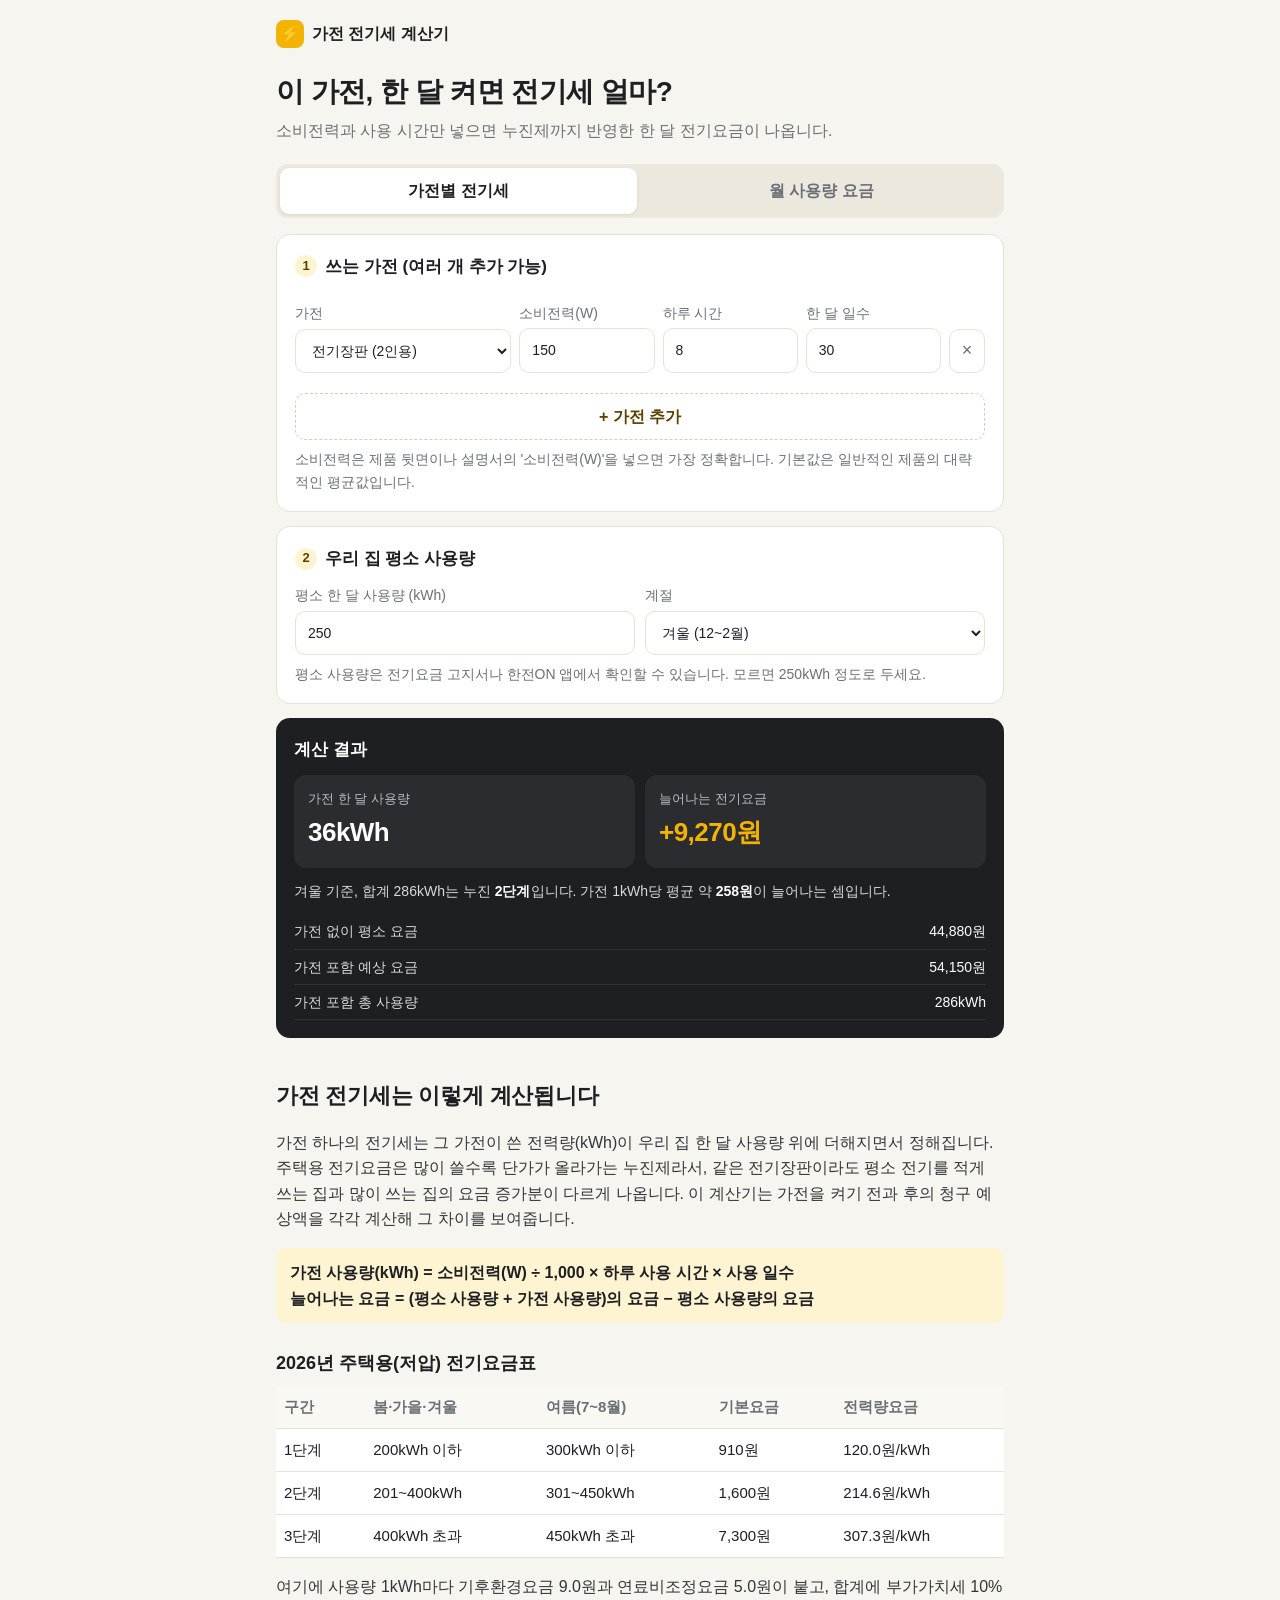
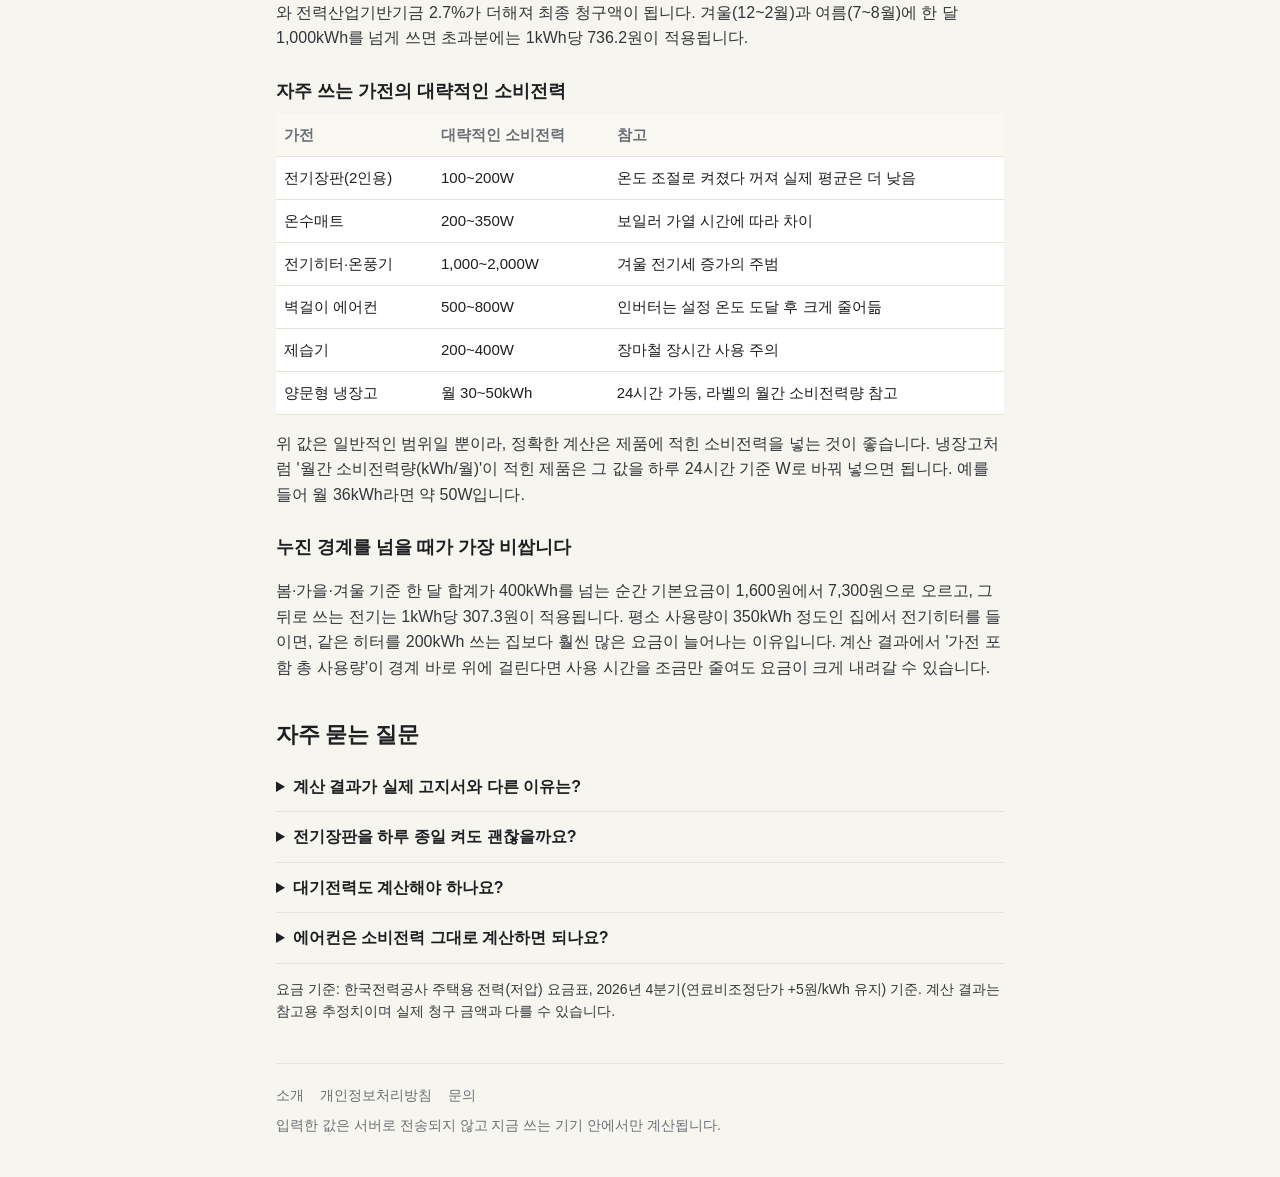
<file: index.html>
<!doctype html>
<html lang="ko">
<head>
<meta charset="utf-8">
<meta name="viewport" content="width=device-width, initial-scale=1">
<meta name="google-site-verification" content="XF54NbZl2oMB-nUg7S282WVZI1HkChyg8DoNEms5BAM" />
<title>가전 전기세 계산기 – 전기장판·히터·에어컨 한 달 전기요금 계산</title>
<meta name="description" content="전기장판, 전기히터, 에어컨 등 가전제품의 한 달 전기세를 누진제까지 반영해 바로 계산합니다. 2026년 한전 주택용 요금표 기준, 평소 사용량에 더해지는 실제 요금 증가분까지 확인하세요.">
<meta property="og:type" content="website">
<meta property="og:locale" content="ko_KR">
<meta property="og:site_name" content="가전 전기세 계산기">
<meta property="og:title" content="가전 전기세 계산기 – 한 달 전기요금 계산">
<meta property="og:description" content="가전제품 소비전력과 사용 시간만 넣으면 누진제까지 반영한 한 달 전기세가 나옵니다.">
<meta name="theme-color" content="#f5b301">
<link rel="stylesheet" href="/common.css">
</head>
<body>
<div class="wrap">
  <header class="top">
    <a class="brand" href="/"><span class="brand-mark" aria-hidden="true">⚡</span>가전 전기세 계산기</a>
  </header>

  <main>
    <section class="hero">
      <h1>이 가전, 한 달 켜면 전기세 얼마?</h1>
      <p>소비전력과 사용 시간만 넣으면 누진제까지 반영한 한 달 전기요금이 나옵니다.</p>
    </section>

    <div class="tabs" role="tablist">
      <button class="tab" role="tab" aria-selected="true" data-tab="appl">가전별 전기세</button>
      <button class="tab" role="tab" aria-selected="false" data-tab="bill">월 사용량 요금</button>
    </div>

    <!-- 탭 1: 가전별 전기세 -->
    <div id="tab-appl">
      <section class="card">
        <h2><span class="step">1</span>쓰는 가전 (여러 개 추가 가능)</h2>
        <div id="rows"></div>
        <button class="add" type="button" id="addRow">+ 가전 추가</button>
        <p class="hint">소비전력은 제품 뒷면이나 설명서의 '소비전력(W)'을 넣으면 가장 정확합니다. 기본값은 일반적인 제품의 대략적인 평균값입니다.</p>
      </section>

      <section class="card">
        <h2><span class="step">2</span>우리 집 평소 사용량</h2>
        <div class="grid2">
          <label class="field"><span>평소 한 달 사용량 (kWh)</span><input id="baseKwh" type="number" inputmode="numeric" min="0" value="250"></label>
          <label class="field"><span>계절</span>
            <select id="season">
              <option value="other">봄·가을 (3~6월, 9~11월)</option>
              <option value="winter">겨울 (12~2월)</option>
              <option value="summer">여름 (7~8월)</option>
            </select>
          </label>
        </div>
        <p class="hint">평소 사용량은 전기요금 고지서나 한전ON 앱에서 확인할 수 있습니다. 모르면 250kWh 정도로 두세요.</p>
      </section>

      <section class="card result" aria-live="polite">
        <h2>계산 결과</h2>
        <div class="big">
          <div><small>가전 한 달 사용량</small><strong id="rKwh">0kWh</strong></div>
          <div><small>늘어나는 전기요금</small><strong class="hl" id="rAdd">0원</strong></div>
        </div>
        <p class="sub" id="rSummary"></p>
        <table class="breakdown">
          <tr><td>가전 없이 평소 요금</td><td id="rBefore">0원</td></tr>
          <tr><td>가전 포함 예상 요금</td><td id="rAfter">0원</td></tr>
          <tr><td>가전 포함 총 사용량</td><td id="rTotalKwh">0kWh</td></tr>
        </table>
      </section>
    </div>

    <!-- 탭 2: 월 사용량 요금 -->
    <div id="tab-bill" hidden>
      <section class="card">
        <h2><span class="step">1</span>한 달 사용량</h2>
        <div class="grid2">
          <label class="field"><span>사용량 (kWh)</span><input id="billKwh" type="number" inputmode="numeric" min="0" value="300"></label>
          <label class="field"><span>계절</span>
            <select id="billSeason">
              <option value="other">봄·가을 (3~6월, 9~11월)</option>
              <option value="winter">겨울 (12~2월)</option>
              <option value="summer">여름 (7~8월)</option>
            </select>
          </label>
        </div>
      </section>
      <section class="card result" aria-live="polite">
        <h2>예상 청구 요금</h2>
        <div class="big">
          <div><small>청구 예상액</small><strong class="hl" id="bTotal">0원</strong></div>
          <div><small>적용 누진 단계</small><strong id="bTier">1단계</strong></div>
        </div>
        <table class="breakdown" id="bTable"></table>
      </section>
    </div>

    <article class="guide">
      <h2>가전 전기세는 이렇게 계산됩니다</h2>
      <p>가전 하나의 전기세는 그 가전이 쓴 전력량(kWh)이 우리 집 한 달 사용량 위에 더해지면서 정해집니다. 주택용 전기요금은 많이 쓸수록 단가가 올라가는 누진제라서, 같은 전기장판이라도 평소 전기를 적게 쓰는 집과 많이 쓰는 집의 요금 증가분이 다르게 나옵니다. 이 계산기는 가전을 켜기 전과 후의 청구 예상액을 각각 계산해 그 차이를 보여줍니다.</p>
      <div class="formula">가전 사용량(kWh) = 소비전력(W) ÷ 1,000 × 하루 사용 시간 × 사용 일수<br>늘어나는 요금 = (평소 사용량 + 가전 사용량)의 요금 − 평소 사용량의 요금</div>

      <h3>2026년 주택용(저압) 전기요금표</h3>
      <div class="table-wrap">
        <table>
          <thead><tr><th>구간</th><th>봄·가을·겨울</th><th>여름(7~8월)</th><th>기본요금</th><th>전력량요금</th></tr></thead>
          <tbody>
            <tr><td>1단계</td><td>200kWh 이하</td><td>300kWh 이하</td><td>910원</td><td>120.0원/kWh</td></tr>
            <tr><td>2단계</td><td>201~400kWh</td><td>301~450kWh</td><td>1,600원</td><td>214.6원/kWh</td></tr>
            <tr><td>3단계</td><td>400kWh 초과</td><td>450kWh 초과</td><td>7,300원</td><td>307.3원/kWh</td></tr>
          </tbody>
        </table>
      </div>
      <p>여기에 사용량 1kWh마다 기후환경요금 9.0원과 연료비조정요금 5.0원이 붙고, 합계에 부가가치세 10%와 전력산업기반기금 2.7%가 더해져 최종 청구액이 됩니다. 겨울(12~2월)과 여름(7~8월)에 한 달 1,000kWh를 넘게 쓰면 초과분에는 1kWh당 736.2원이 적용됩니다.</p>

      <h3>자주 쓰는 가전의 대략적인 소비전력</h3>
      <div class="table-wrap">
        <table>
          <thead><tr><th>가전</th><th>대략적인 소비전력</th><th>참고</th></tr></thead>
          <tbody>
            <tr><td>전기장판(2인용)</td><td>100~200W</td><td>온도 조절로 켜졌다 꺼져 실제 평균은 더 낮음</td></tr>
            <tr><td>온수매트</td><td>200~350W</td><td>보일러 가열 시간에 따라 차이</td></tr>
            <tr><td>전기히터·온풍기</td><td>1,000~2,000W</td><td>겨울 전기세 증가의 주범</td></tr>
            <tr><td>벽걸이 에어컨</td><td>500~800W</td><td>인버터는 설정 온도 도달 후 크게 줄어듦</td></tr>
            <tr><td>제습기</td><td>200~400W</td><td>장마철 장시간 사용 주의</td></tr>
            <tr><td>양문형 냉장고</td><td>월 30~50kWh</td><td>24시간 가동, 라벨의 월간 소비전력량 참고</td></tr>
          </tbody>
        </table>
      </div>
      <p>위 값은 일반적인 범위일 뿐이라, 정확한 계산은 제품에 적힌 소비전력을 넣는 것이 좋습니다. 냉장고처럼 '월간 소비전력량(kWh/월)'이 적힌 제품은 그 값을 하루 24시간 기준 W로 바꿔 넣으면 됩니다. 예를 들어 월 36kWh라면 약 50W입니다.</p>

      <h3>누진 경계를 넘을 때가 가장 비쌉니다</h3>
      <p>봄·가을·겨울 기준 한 달 합계가 400kWh를 넘는 순간 기본요금이 1,600원에서 7,300원으로 오르고, 그 뒤로 쓰는 전기는 1kWh당 307.3원이 적용됩니다. 평소 사용량이 350kWh 정도인 집에서 전기히터를 들이면, 같은 히터를 200kWh 쓰는 집보다 훨씬 많은 요금이 늘어나는 이유입니다. 계산 결과에서 '가전 포함 총 사용량'이 경계 바로 위에 걸린다면 사용 시간을 조금만 줄여도 요금이 크게 내려갈 수 있습니다.</p>

      <h2>자주 묻는 질문</h2>
      <details>
        <summary>계산 결과가 실제 고지서와 다른 이유는?</summary>
        <p>검침일 기준 사용 기간, 복지할인·대가족 할인, 계절이 바뀌는 달의 일할 계산, TV 수신료 등이 이 계산기에는 반영되지 않습니다. 아파트 단지가 한전과 일괄로 고압 계약을 맺은 경우에는 저압과 단가가 달라 차이가 날 수 있습니다. 정확한 금액은 한전ON 또는 고객센터(국번 없이 123)에서 확인하세요.</p>
      </details>
      <details>
        <summary>전기장판을 하루 종일 켜도 괜찮을까요?</summary>
        <p>전기장판은 히터에 비해 소비전력이 작아 요금 부담이 적은 편입니다. 다만 평소 사용량이 누진 경계 근처라면 합계가 다음 단계로 넘어갈 수 있으니, 위 계산기에 사용 시간을 넣어 '가전 포함 총 사용량'을 확인해 보세요.</p>
      </details>
      <details>
        <summary>대기전력도 계산해야 하나요?</summary>
        <p>셋톱박스, 전자레인지, 충전기 등의 대기전력은 하나하나는 작지만 모이면 한 달 수 kWh가 될 수 있습니다. 평소 사용량에 이미 포함돼 있으니, 새로 들이는 가전만 따로 넣어 계산하면 됩니다.</p>
      </details>
      <details>
        <summary>에어컨은 소비전력 그대로 계산하면 되나요?</summary>
        <p>인버터 에어컨은 처음 냉방할 때 최대 소비전력에 가깝게 쓰다가, 설정 온도에 도달하면 훨씬 적게 씁니다. 표기된 정격 소비전력을 그대로 넣으면 실제보다 높게 나올 수 있어, 평균적으로는 정격의 절반 안팎으로 넣어 보는 것도 방법입니다.</p>
      </details>

      <p class="note">요금 기준: 한국전력공사 주택용 전력(저압) 요금표, 2026년 4분기(연료비조정단가 +5원/kWh 유지) 기준. 계산 결과는 참고용 추정치이며 실제 청구 금액과 다를 수 있습니다.</p>
    </article>
  </main>

  <footer class="foot">
    <div class="foot-links"><a href="/about/">소개</a><a href="/privacy/">개인정보처리방침</a><a href="/contact/">문의</a></div>
    입력한 값은 서버로 전송되지 않고 지금 쓰는 기기 안에서만 계산됩니다.
  </footer>
</div>

<script src="/calc.js"></script>
<script>
(function () {
  var PRESETS = [
    { name: '전기장판 (2인용)', w: 150, h: 8, d: 30 },
    { name: '온수매트', w: 250, h: 8, d: 30 },
    { name: '전기히터·온풍기', w: 1500, h: 4, d: 30 },
    { name: '카본·석영 히터', w: 900, h: 4, d: 30 },
    { name: '라디에이터', w: 1200, h: 5, d: 30 },
    { name: '스탠드 에어컨', w: 1000, h: 8, d: 30 },
    { name: '벽걸이 에어컨', w: 600, h: 8, d: 30 },
    { name: '제습기', w: 300, h: 8, d: 30 },
    { name: '선풍기', w: 40, h: 8, d: 30 },
    { name: '서큘레이터', w: 30, h: 8, d: 30 },
    { name: '양문형 냉장고', w: 50, h: 24, d: 30 },
    { name: '김치냉장고', w: 30, h: 24, d: 30 },
    { name: 'TV (55인치 안팎)', w: 120, h: 5, d: 30 },
    { name: '데스크톱 PC', w: 250, h: 6, d: 30 },
    { name: '공기청정기', w: 40, h: 12, d: 30 },
    { name: '냉온 정수기', w: 60, h: 24, d: 30 },
    { name: '의류 건조기', w: 1000, h: 1.5, d: 15 },
    { name: '헤어드라이어', w: 1500, h: 0.2, d: 30 },
    { name: '직접 입력', w: 100, h: 1, d: 30 }
  ];

  function won(n) { return Math.round(n).toLocaleString('ko-KR') + '원'; }
  function kwhFmt(n) { return (Math.round(n * 10) / 10).toLocaleString('ko-KR') + 'kWh'; }
  var seasonLabel = { other: '봄·가을', winter: '겨울', summer: '여름' };

  var rowsEl = document.getElementById('rows');

  function addRow(idx) {
    var p = PRESETS[idx];
    var row = document.createElement('div');
    row.className = 'row';
    var opts = PRESETS.map(function (x, i) {
      return '<option value="' + i + '"' + (i === idx ? ' selected' : '') + '>' + x.name + '</option>';
    }).join('');
    row.innerHTML =
      '<label class="field appl"><span>가전</span><select class="pName">' + opts + '</select></label>' +
      '<label class="field"><span>소비전력(W)</span><input class="pW" type="number" inputmode="decimal" min="0" value="' + p.w + '"></label>' +
      '<label class="field"><span>하루 시간</span><input class="pH" type="number" inputmode="decimal" min="0" max="24" step="0.5" value="' + p.h + '"></label>' +
      '<label class="field"><span>한 달 일수</span><input class="pD" type="number" inputmode="numeric" min="0" max="31" value="' + p.d + '"></label>' +
      '<button class="del" type="button" aria-label="삭제">×</button>';
    rowsEl.appendChild(row);
    row.querySelector('.pName').addEventListener('change', function (e) {
      var q = PRESETS[+e.target.value];
      row.querySelector('.pW').value = q.w;
      row.querySelector('.pH').value = q.h;
      row.querySelector('.pD').value = q.d;
      update();
    });
    row.querySelector('.del').addEventListener('click', function () {
      row.remove();
      update();
    });
    row.querySelectorAll('input').forEach(function (i) { i.addEventListener('input', update); });
  }

  function update() {
    var applKwh = 0;
    rowsEl.querySelectorAll('.row').forEach(function (r) {
      var w = parseFloat(r.querySelector('.pW').value) || 0;
      var h = Math.min(24, parseFloat(r.querySelector('.pH').value) || 0);
      var d = Math.min(31, parseFloat(r.querySelector('.pD').value) || 0);
      applKwh += w / 1000 * h * d;
    });
    var base = Math.max(0, parseFloat(document.getElementById('baseKwh').value) || 0);
    var season = document.getElementById('season').value;
    var before = calcBill(base, season);
    var after = calcBill(base + applKwh, season);
    var add = after.total - before.total;

    document.getElementById('rKwh').textContent = kwhFmt(applKwh);
    document.getElementById('rAdd').textContent = '+' + won(add);
    document.getElementById('rBefore').textContent = won(before.total);
    document.getElementById('rAfter').textContent = won(after.total);
    document.getElementById('rTotalKwh').textContent = kwhFmt(base + applKwh);

    var msg = seasonLabel[season] + ' 기준, 합계 ' + kwhFmt(base + applKwh) + '는 누진 <b>' + after.tier + '단계</b>입니다.';
    if (after.tier > before.tier) msg += ' 가전 때문에 ' + before.tier + '단계에서 ' + after.tier + '단계로 올라가 기본요금과 단가가 함께 오릅니다.';
    if (applKwh > 0) msg += ' 가전 1kWh당 평균 약 <b>' + won(add / applKwh) + '</b>이 늘어나는 셈입니다.';
    if (after.superKwh > 0) msg += ' 1,000kWh 초과분에는 슈퍼유저 요금이 적용됐습니다.';
    document.getElementById('rSummary').innerHTML = msg;
  }

  function updateBill() {
    var k = Math.max(0, parseFloat(document.getElementById('billKwh').value) || 0);
    var s = document.getElementById('billSeason').value;
    var b = calcBill(k, s);
    document.getElementById('bTotal').textContent = won(b.total);
    document.getElementById('bTier').textContent = b.tier + '단계';
    var rows = [
      ['기본요금', b.basic],
      ['전력량요금', b.energy],
      ['기후환경요금', b.climate],
      ['연료비조정요금', b.fuel],
      ['전기요금계', b.subtotal],
      ['부가가치세 (10%)', b.vat],
      ['전력산업기반기금 (2.7%)', b.fund]
    ];
    var html = rows.map(function (r) { return '<tr><td>' + r[0] + '</td><td>' + won(r[1]) + '</td></tr>'; }).join('');
    html += '<tr class="total"><td>청구 예상액 (10원 미만 절사)</td><td>' + won(b.total) + '</td></tr>';
    document.getElementById('bTable').innerHTML = html;
  }

  var s = seasonOfMonth(new Date().getMonth() + 1);
  document.getElementById('season').value = s;
  document.getElementById('billSeason').value = s;

  addRow(0);
  document.getElementById('addRow').addEventListener('click', function () { addRow(2); update(); });
  ['baseKwh', 'season'].forEach(function (id) {
    document.getElementById(id).addEventListener('input', update);
    document.getElementById(id).addEventListener('change', update);
  });
  ['billKwh', 'billSeason'].forEach(function (id) {
    document.getElementById(id).addEventListener('input', updateBill);
    document.getElementById(id).addEventListener('change', updateBill);
  });

  document.querySelectorAll('.tab').forEach(function (t) {
    t.addEventListener('click', function () {
      document.querySelectorAll('.tab').forEach(function (x) { x.setAttribute('aria-selected', x === t ? 'true' : 'false'); });
      document.getElementById('tab-appl').hidden = t.dataset.tab !== 'appl';
      document.getElementById('tab-bill').hidden = t.dataset.tab !== 'bill';
    });
  });

  update();
  updateBill();
})();
</script>
<!-- Cloudflare Web Analytics --><script type='module' src='https://static.cloudflareinsights.com/beacon.min.js' data-cf-beacon='{"token": "c2ea543db1fb4b9390cdeae50cbe25e3"}'></script><!-- End Cloudflare Web Analytics -->
</body>
</html>
</file>
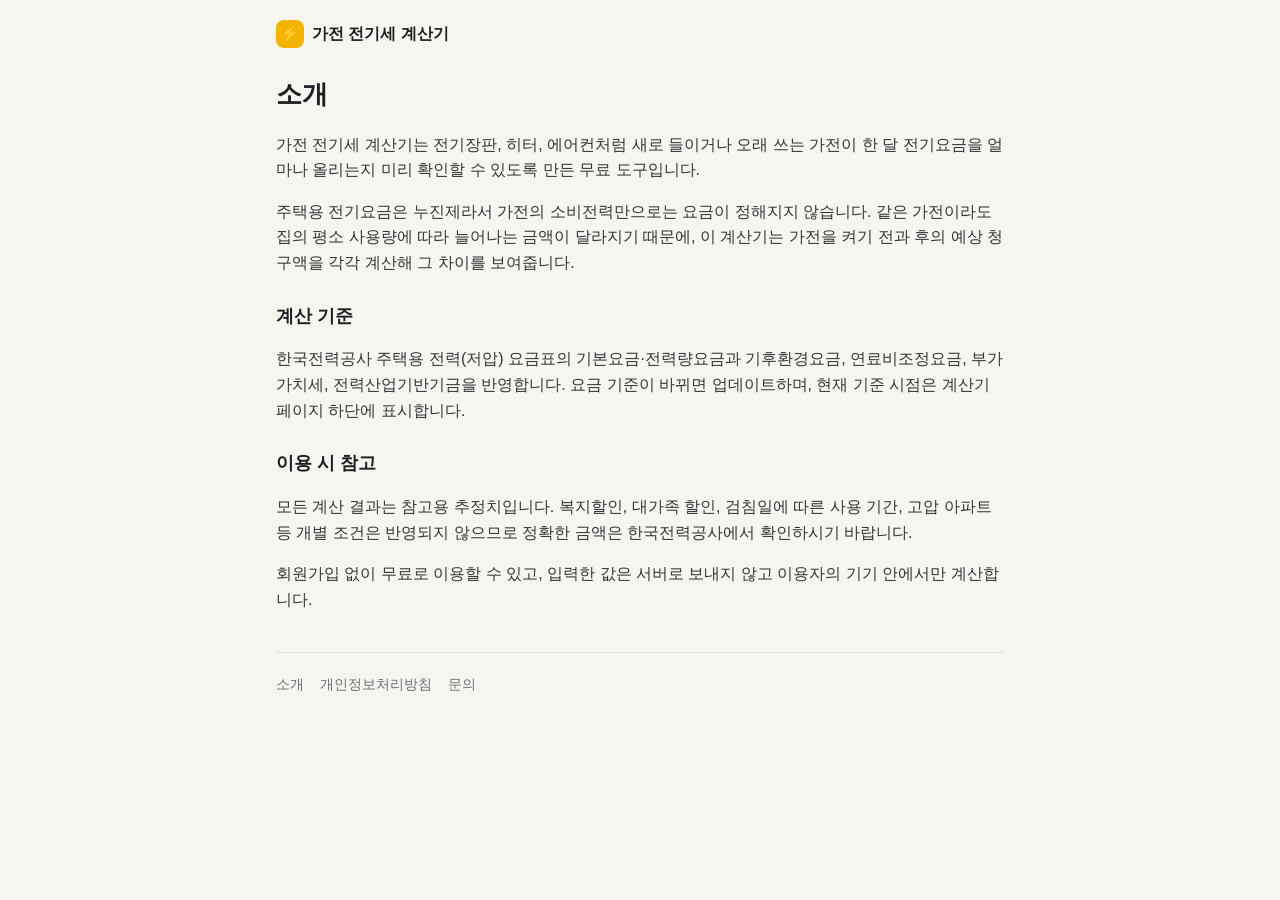
<file: about/index.html>
<!doctype html>
<html lang="ko">
<head>
<meta charset="utf-8">
<meta name="viewport" content="width=device-width, initial-scale=1">
<title>소개 – 가전 전기세 계산기</title>
<meta name="description" content="가전 전기세 계산기 소개. 가전제품의 한 달 전기요금을 누진제까지 반영해 미리 확인할 수 있는 무료 도구입니다.">
<link rel="stylesheet" href="/common.css">
</head>
<body>
<div class="wrap">
  <header class="top"><a class="brand" href="/"><span class="brand-mark" aria-hidden="true">⚡</span>가전 전기세 계산기</a></header>
  <main class="page">
    <h1>소개</h1>
    <p>가전 전기세 계산기는 전기장판, 히터, 에어컨처럼 새로 들이거나 오래 쓰는 가전이 한 달 전기요금을 얼마나 올리는지 미리 확인할 수 있도록 만든 무료 도구입니다.</p>
    <p>주택용 전기요금은 누진제라서 가전의 소비전력만으로는 요금이 정해지지 않습니다. 같은 가전이라도 집의 평소 사용량에 따라 늘어나는 금액이 달라지기 때문에, 이 계산기는 가전을 켜기 전과 후의 예상 청구액을 각각 계산해 그 차이를 보여줍니다.</p>
    <h2>계산 기준</h2>
    <p>한국전력공사 주택용 전력(저압) 요금표의 기본요금·전력량요금과 기후환경요금, 연료비조정요금, 부가가치세, 전력산업기반기금을 반영합니다. 요금 기준이 바뀌면 업데이트하며, 현재 기준 시점은 계산기 페이지 하단에 표시합니다.</p>
    <h2>이용 시 참고</h2>
    <p>모든 계산 결과는 참고용 추정치입니다. 복지할인, 대가족 할인, 검침일에 따른 사용 기간, 고압 아파트 등 개별 조건은 반영되지 않으므로 정확한 금액은 한국전력공사에서 확인하시기 바랍니다.</p>
    <p>회원가입 없이 무료로 이용할 수 있고, 입력한 값은 서버로 보내지 않고 이용자의 기기 안에서만 계산합니다.</p>
  </main>
  <footer class="foot"><div class="foot-links"><a href="/about/">소개</a><a href="/privacy/">개인정보처리방침</a><a href="/contact/">문의</a></div></footer>
</div>
<!-- Cloudflare Web Analytics --><script type='module' src='https://static.cloudflareinsights.com/beacon.min.js' data-cf-beacon='{"token": "c2ea543db1fb4b9390cdeae50cbe25e3"}'></script><!-- End Cloudflare Web Analytics -->
</body>
</html>
</file>
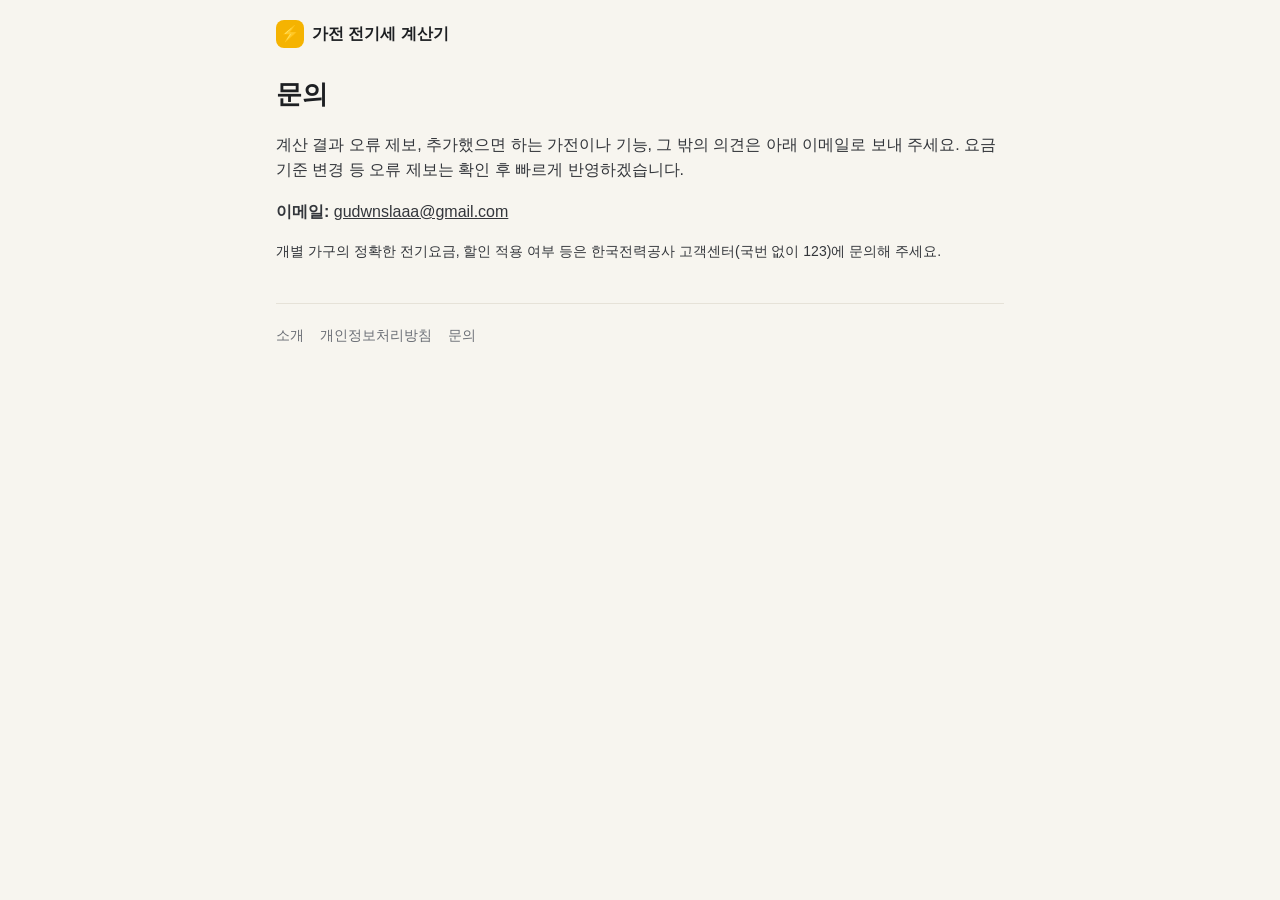
<file: contact/index.html>
<!doctype html>
<html lang="ko">
<head>
<meta charset="utf-8">
<meta name="viewport" content="width=device-width, initial-scale=1">
<title>문의 – 가전 전기세 계산기</title>
<meta name="description" content="가전 전기세 계산기 문의 안내">
<link rel="stylesheet" href="/common.css">
</head>
<body>
<div class="wrap">
  <header class="top"><a class="brand" href="/"><span class="brand-mark" aria-hidden="true">⚡</span>가전 전기세 계산기</a></header>
  <main class="page">
    <h1>문의</h1>
    <p>계산 결과 오류 제보, 추가했으면 하는 가전이나 기능, 그 밖의 의견은 아래 이메일로 보내 주세요. 요금 기준 변경 등 오류 제보는 확인 후 빠르게 반영하겠습니다.</p>
    <p><strong>이메일:</strong> <a href="mailto:gudwnslaaa@gmail.com">gudwnslaaa@gmail.com</a></p>
    <p class="note">개별 가구의 정확한 전기요금, 할인 적용 여부 등은 한국전력공사 고객센터(국번 없이 123)에 문의해 주세요.</p>
  </main>
  <footer class="foot"><div class="foot-links"><a href="/about/">소개</a><a href="/privacy/">개인정보처리방침</a><a href="/contact/">문의</a></div></footer>
</div>
<!-- Cloudflare Web Analytics --><script type='module' src='https://static.cloudflareinsights.com/beacon.min.js' data-cf-beacon='{"token": "c2ea543db1fb4b9390cdeae50cbe25e3"}'></script><!-- End Cloudflare Web Analytics -->
</body>
</html>
</file>
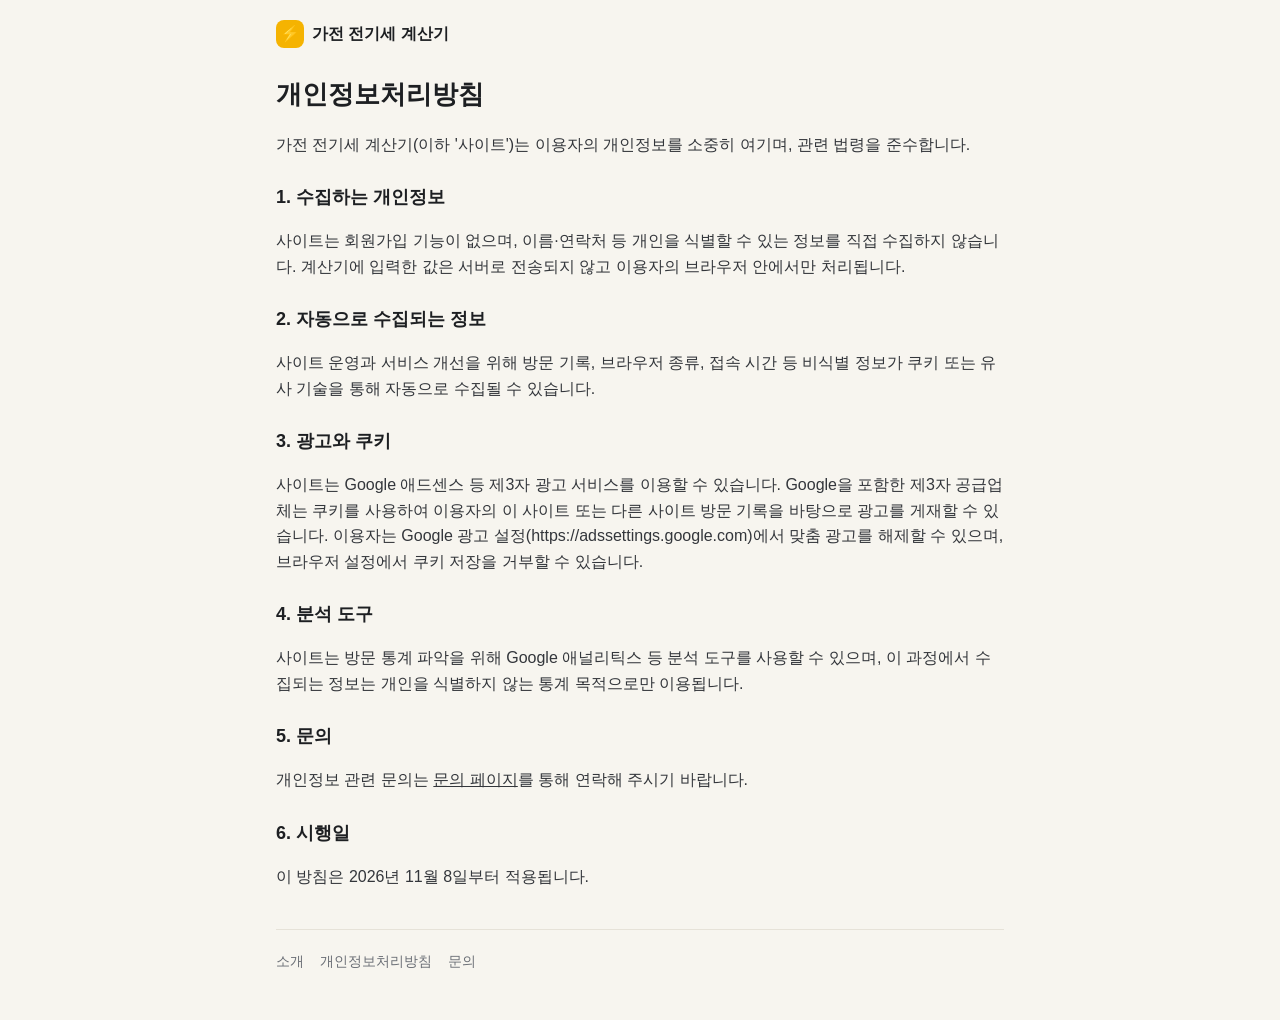
<file: privacy/index.html>
<!doctype html>
<html lang="ko">
<head>
<meta charset="utf-8">
<meta name="viewport" content="width=device-width, initial-scale=1">
<title>개인정보처리방침 – 가전 전기세 계산기</title>
<meta name="description" content="가전 전기세 계산기 개인정보처리방침">
<link rel="stylesheet" href="/common.css">
</head>
<body>
<div class="wrap">
  <header class="top"><a class="brand" href="/"><span class="brand-mark" aria-hidden="true">⚡</span>가전 전기세 계산기</a></header>
  <main class="page">
    <h1>개인정보처리방침</h1>
    <p>가전 전기세 계산기(이하 '사이트')는 이용자의 개인정보를 소중히 여기며, 관련 법령을 준수합니다.</p>

    <h2>1. 수집하는 개인정보</h2>
    <p>사이트는 회원가입 기능이 없으며, 이름·연락처 등 개인을 식별할 수 있는 정보를 직접 수집하지 않습니다. 계산기에 입력한 값은 서버로 전송되지 않고 이용자의 브라우저 안에서만 처리됩니다.</p>

    <h2>2. 자동으로 수집되는 정보</h2>
    <p>사이트 운영과 서비스 개선을 위해 방문 기록, 브라우저 종류, 접속 시간 등 비식별 정보가 쿠키 또는 유사 기술을 통해 자동으로 수집될 수 있습니다.</p>

    <h2>3. 광고와 쿠키</h2>
    <p>사이트는 Google 애드센스 등 제3자 광고 서비스를 이용할 수 있습니다. Google을 포함한 제3자 공급업체는 쿠키를 사용하여 이용자의 이 사이트 또는 다른 사이트 방문 기록을 바탕으로 광고를 게재할 수 있습니다. 이용자는 Google 광고 설정(https://adssettings.google.com)에서 맞춤 광고를 해제할 수 있으며, 브라우저 설정에서 쿠키 저장을 거부할 수 있습니다.</p>

    <h2>4. 분석 도구</h2>
    <p>사이트는 방문 통계 파악을 위해 Google 애널리틱스 등 분석 도구를 사용할 수 있으며, 이 과정에서 수집되는 정보는 개인을 식별하지 않는 통계 목적으로만 이용됩니다.</p>

    <h2>5. 문의</h2>
    <p>개인정보 관련 문의는 <a href="/contact/">문의 페이지</a>를 통해 연락해 주시기 바랍니다.</p>

    <h2>6. 시행일</h2>
    <p>이 방침은 2026년 11월 8일부터 적용됩니다.</p>
  </main>
  <footer class="foot"><div class="foot-links"><a href="/about/">소개</a><a href="/privacy/">개인정보처리방침</a><a href="/contact/">문의</a></div></footer>
</div>
<!-- Cloudflare Web Analytics --><script type='module' src='https://static.cloudflareinsights.com/beacon.min.js' data-cf-beacon='{"token": "c2ea543db1fb4b9390cdeae50cbe25e3"}'></script><!-- End Cloudflare Web Analytics -->
</body>
</html>
</file>
<file: common.css>
:root {
  --bg: #f7f5ef;
  --card: #ffffff;
  --ink: #1d1f22;
  --muted: #6b6f76;
  --line: #e6e2d8;
  --accent: #f5b301;
  --accent-ink: #5a4100;
  --accent-soft: #fff4d1;
  --good: #1f7a4d;
  --warn: #b5470b;
  --radius: 14px;
}
* { box-sizing: border-box; }
html { -webkit-text-size-adjust: 100%; }
body {
  margin: 0;
  background: var(--bg);
  color: var(--ink);
  font-family: "Pretendard", -apple-system, BlinkMacSystemFont, "Apple SD Gothic Neo", "Malgun Gothic", sans-serif;
  line-height: 1.6;
  font-size: 16px;
}
a { color: inherit; }
.wrap { max-width: 760px; margin: 0 auto; padding: 0 16px; }

.top { padding: 20px 0 8px; }
.brand { display: inline-flex; align-items: center; gap: 8px; text-decoration: none; font-weight: 700; }
.brand-mark {
  width: 28px; height: 28px; border-radius: 8px; background: var(--accent);
  display: grid; place-items: center; color: #1d1f22; font-size: 16px;
}

.hero h1 { font-size: 28px; line-height: 1.3; margin: 18px 0 8px; letter-spacing: -0.02em; }
.hero p { margin: 0 0 20px; color: var(--muted); }

.tabs { display: flex; gap: 6px; background: #ece8dd; padding: 4px; border-radius: 12px; margin-bottom: 16px; }
.tab {
  flex: 1; border: 0; background: transparent; padding: 10px 8px; border-radius: 9px;
  font: inherit; font-weight: 600; color: var(--muted); cursor: pointer;
}
.tab[aria-selected="true"] { background: var(--card); color: var(--ink); box-shadow: 0 1px 3px rgba(0,0,0,.08); }

.card {
  background: var(--card); border: 1px solid var(--line); border-radius: var(--radius);
  padding: 18px; margin-bottom: 14px;
}
.card h2 { font-size: 17px; margin: 0 0 12px; display: flex; align-items: center; gap: 8px; }
.step {
  width: 22px; height: 22px; border-radius: 50%; background: var(--accent-soft); color: var(--accent-ink);
  font-size: 13px; display: inline-grid; place-items: center; font-weight: 700;
}
.hint { font-size: 14px; color: var(--muted); margin: 8px 0 0; }

label.field { display: block; font-size: 14px; color: var(--muted); }
label.field span { display: block; margin-bottom: 4px; }
input, select {
  width: 100%; font: inherit; color: var(--ink); background: #fff;
  border: 1px solid var(--line); border-radius: 10px; padding: 10px 12px; min-height: 44px;
}
input:focus, select:focus { outline: 2px solid var(--accent); outline-offset: 1px; border-color: var(--accent); }
.grid2 { display: grid; grid-template-columns: 1fr 1fr; gap: 10px; }

.row {
  display: grid; grid-template-columns: 1.6fr 1fr 1fr 1fr 36px; gap: 8px; align-items: end;
  padding: 10px 0; border-bottom: 1px dashed var(--line);
}
.row:last-of-type { border-bottom: 0; }
.row .del {
  min-height: 44px; border: 1px solid var(--line); background: #fff; border-radius: 10px;
  cursor: pointer; color: var(--muted); font-size: 18px;
}
.add {
  margin-top: 10px; width: 100%; border: 1px dashed #d4cdbb; background: transparent; border-radius: 10px;
  padding: 10px; font: inherit; font-weight: 600; color: var(--accent-ink); cursor: pointer;
}

.result { background: #1d1f22; color: #fff; border: 0; }
.result h2 { color: #fff; }
.big { display: grid; grid-template-columns: 1fr 1fr; gap: 10px; }
.big div { background: rgba(255,255,255,.06); border-radius: 12px; padding: 14px; }
.big small { display: block; color: #b9bcc2; font-size: 13px; }
.big strong { display: block; font-size: 26px; letter-spacing: -0.02em; margin-top: 2px; }
.big strong.hl { color: var(--accent); }
.sub { margin: 12px 0 0; color: #d7d9dc; font-size: 14px; }
.sub b { color: #fff; }
.breakdown { width: 100%; border-collapse: collapse; margin-top: 12px; font-size: 14px; color: #d7d9dc; }
.breakdown td { padding: 6px 0; border-bottom: 1px solid rgba(255,255,255,.08); }
.breakdown td:last-child { text-align: right; color: #fff; }
.breakdown tr.total td { font-weight: 700; color: #fff; border-bottom: 0; padding-top: 10px; }

.guide { margin: 40px 0 24px; }
.guide h2 { font-size: 22px; margin: 36px 0 10px; letter-spacing: -0.01em; }
.guide h3 { font-size: 18px; margin: 26px 0 8px; }
.guide p, .guide li { color: #33363b; }
.guide .formula {
  background: var(--accent-soft); border-radius: 10px; padding: 12px 14px; font-weight: 600; margin: 0 0 14px;
}
.table-wrap { overflow-x: auto; margin: 0 0 14px; }
.guide table { width: 100%; border-collapse: collapse; font-size: 15px; min-width: 440px; background: var(--card); }
.guide th, .guide td { border-bottom: 1px solid var(--line); padding: 9px 8px; text-align: left; }
.guide th { color: var(--muted); font-weight: 600; background: #faf8f3; }
.guide details { border-bottom: 1px solid var(--line); padding: 12px 0; }
.guide summary { cursor: pointer; font-weight: 600; }
.guide details p { margin: 8px 0 0; }
.note { font-size: 14px; color: var(--muted); }

.foot { border-top: 1px solid var(--line); margin-top: 40px; padding: 20px 0 40px; font-size: 14px; color: var(--muted); }
.foot-links { display: flex; gap: 16px; margin-bottom: 8px; }
.foot-links a { text-decoration: none; }

.page h1 { font-size: 26px; margin: 18px 0 14px; }
.page h2 { font-size: 18px; margin: 26px 0 8px; }
.page p, .page li { color: #33363b; }

@media (max-width: 560px) {
  .hero h1 { font-size: 24px; }
  .row { grid-template-columns: 1fr 1fr 1fr 36px; }
  .row .appl { grid-column: 1 / -1; }
  .big strong { font-size: 22px; }
}
</file>
